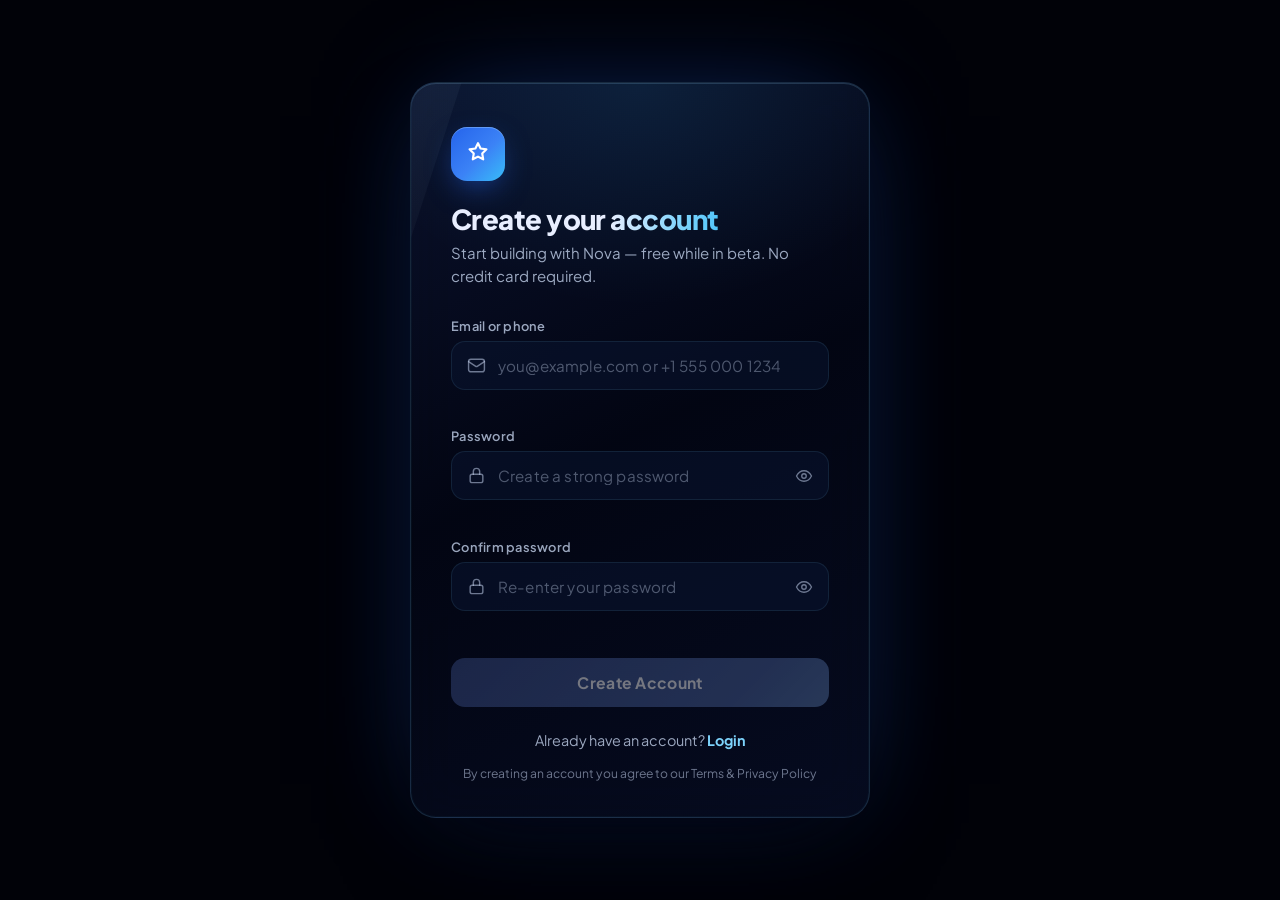
<file: C-Hub/html/index.html>
<!DOCTYPE html>
<html lang="en">
<head>
<meta charset="UTF-8" />
<meta name="viewport" content="width=device-width, initial-scale=1.0" />
<title>Create Account · Nova</title>
<link rel="preconnect" href="https://fonts.googleapis.com" />
<link rel="preconnect" href="https://fonts.gstatic.com" crossorigin />
<link href="https://fonts.googleapis.com/css2?family=Plus+Jakarta+Sans:wght@400;500;600;700;800&display=swap" rel="stylesheet" />
<link rel="stylesheet" href="../css/styles.css" />
</head>
<body data-page="register">

  <div class="bg" aria-hidden="true"></div>
  <div class="blob blob-1" aria-hidden="true"></div>
  <div class="blob blob-2" aria-hidden="true"></div>
  <div class="blob blob-3" aria-hidden="true"></div>
  <div class="bg-grid" aria-hidden="true"></div>

  <main class="card" role="main">
    <div class="card-glow" aria-hidden="true"></div>

    <div class="logo" aria-hidden="true">
      <svg viewBox="0 0 24 24" fill="none" stroke="currentColor" stroke-width="2" stroke-linecap="round" stroke-linejoin="round">
        <path d="M12 2l2.4 4.9 5.4.8-3.9 3.8.9 5.4L12 14.4 7.2 16.9l.9-5.4L4.2 7.7l5.4-.8L12 2z"/>
      </svg>
    </div>

    <h1 id="register-title" tabindex="-1">Create your <span class="grad">account</span></h1>
    <p class="subtitle">Start building with Nova — free while in beta. No credit card required.</p>

    <form id="register-form" novalidate>
      <!-- 1. Email / Phone -->
      <div class="field-group">
        <label for="reg-contact">Email or phone</label>
        <div class="input-wrap" id="wrap-reg-contact">
          <svg class="input-icon" viewBox="0 0 24 24" fill="none" stroke="currentColor" stroke-width="1.8" stroke-linecap="round" stroke-linejoin="round" aria-hidden="true">
            <rect x="2" y="4" width="20" height="16" rx="3"/>
            <path d="m2 7 8.6 5.7a2.5 2.5 0 0 0 2.8 0L22 7"/>
          </svg>
          <input id="reg-contact" name="contact" type="text" autocomplete="username"
                 placeholder="you@example.com or +1 555 000 1234" aria-describedby="reg-contact-msg" />
        </div>
        <p class="msg" id="reg-contact-msg" role="alert" aria-live="polite"></p>
      </div>

      <!-- 2. Password -->
      <div class="field-group">
        <label for="reg-password">Password</label>
        <div class="input-wrap" id="wrap-reg-password">
          <svg class="input-icon" viewBox="0 0 24 24" fill="none" stroke="currentColor" stroke-width="1.8" stroke-linecap="round" stroke-linejoin="round" aria-hidden="true">
            <rect x="4" y="10.5" width="16" height="10.5" rx="2.5"/>
            <path d="M8 10.5V7a4 4 0 0 1 8 0v3.5"/>
          </svg>
          <input id="reg-password" name="password" type="password" autocomplete="new-password"
                 placeholder="Create a strong password" aria-describedby="reg-password-msg" />
          <button type="button" class="toggle-pass" data-target="reg-password" aria-pressed="false" aria-label="Show password">
            <svg class="eye-on" viewBox="0 0 24 24" fill="none" stroke="currentColor" stroke-width="1.8" stroke-linecap="round" stroke-linejoin="round" aria-hidden="true">
              <path d="M2 12s3.5-7 10-7 10 7 10 7-3.5 7-10 7-10-7-10-7z"/>
              <circle cx="12" cy="12" r="3"/>
            </svg>
            <svg class="eye-off" viewBox="0 0 24 24" fill="none" stroke="currentColor" stroke-width="1.8" stroke-linecap="round" stroke-linejoin="round" aria-hidden="true">
              <path d="M17.94 17.94A10.5 10.5 0 0 1 12 19c-6.5 0-10-7-10-7a18.5 18.5 0 0 1 5.06-5.94"/>
              <path d="M9.9 4.24A9.7 9.7 0 0 1 12 5c6.5 0 10 7 10 7a18.5 18.5 0 0 1-2.16 3.19"/>
              <path d="m2 2 20 20"/>
            </svg>
          </button>
        </div>
        <div class="strength" id="reg-strength" hidden>
          <span></span><span></span><span></span><span></span>
        </div>
        <p class="msg" id="reg-password-msg" role="alert" aria-live="polite"></p>
      </div>

      <!-- 3. Confirm Password -->
      <div class="field-group">
        <label for="reg-confirm">Confirm password</label>
        <div class="input-wrap" id="wrap-reg-confirm">
          <svg class="input-icon" viewBox="0 0 24 24" fill="none" stroke="currentColor" stroke-width="1.8" stroke-linecap="round" stroke-linejoin="round" aria-hidden="true">
            <rect x="4" y="10.5" width="16" height="10.5" rx="2.5"/>
            <path d="M8 10.5V7a4 4 0 0 1 8 0v3.5"/>
          </svg>
          <input id="reg-confirm" name="confirm" type="password" autocomplete="new-password"
                 placeholder="Re-enter your password" aria-describedby="reg-confirm-msg" />
          <button type="button" class="toggle-pass" data-target="reg-confirm" aria-pressed="false" aria-label="Show confirm password">
            <svg class="eye-on" viewBox="0 0 24 24" fill="none" stroke="currentColor" stroke-width="1.8" stroke-linecap="round" stroke-linejoin="round" aria-hidden="true">
              <path d="M2 12s3.5-7 10-7 10 7 10 7-3.5 7-10 7-10-7-10-7z"/>
              <circle cx="12" cy="12" r="3"/>
            </svg>
            <svg class="eye-off" viewBox="0 0 24 24" fill="none" stroke="currentColor" stroke-width="1.8" stroke-linecap="round" stroke-linejoin="round" aria-hidden="true">
              <path d="M17.94 17.94A10.5 10.5 0 0 1 12 19c-6.5 0-10-7-10-7a18.5 18.5 0 0 1 5.06-5.94"/>
              <path d="M9.9 4.24A9.7 9.7 0 0 1 12 5c6.5 0 10 7 10 7a18.5 18.5 0 0 1-2.16 3.19"/>
              <path d="m2 2 20 20"/>
            </svg>
          </button>
        </div>
        <p class="msg" id="reg-confirm-msg" role="alert" aria-live="polite"></p>
      </div>

      <button type="submit" class="btn" id="register-btn" disabled>Create Account</button>
    </form>

    <p class="alt">Already have an account? <a href="login.html">Login</a></p>

    <p class="legal">By creating an account you agree to our Terms &amp; Privacy Policy</p>
  </main>

<script src="../js/auth.js?v=2"></script>
<script src="../js/script.js?v=5"></script>
</body>
</html>
</file>
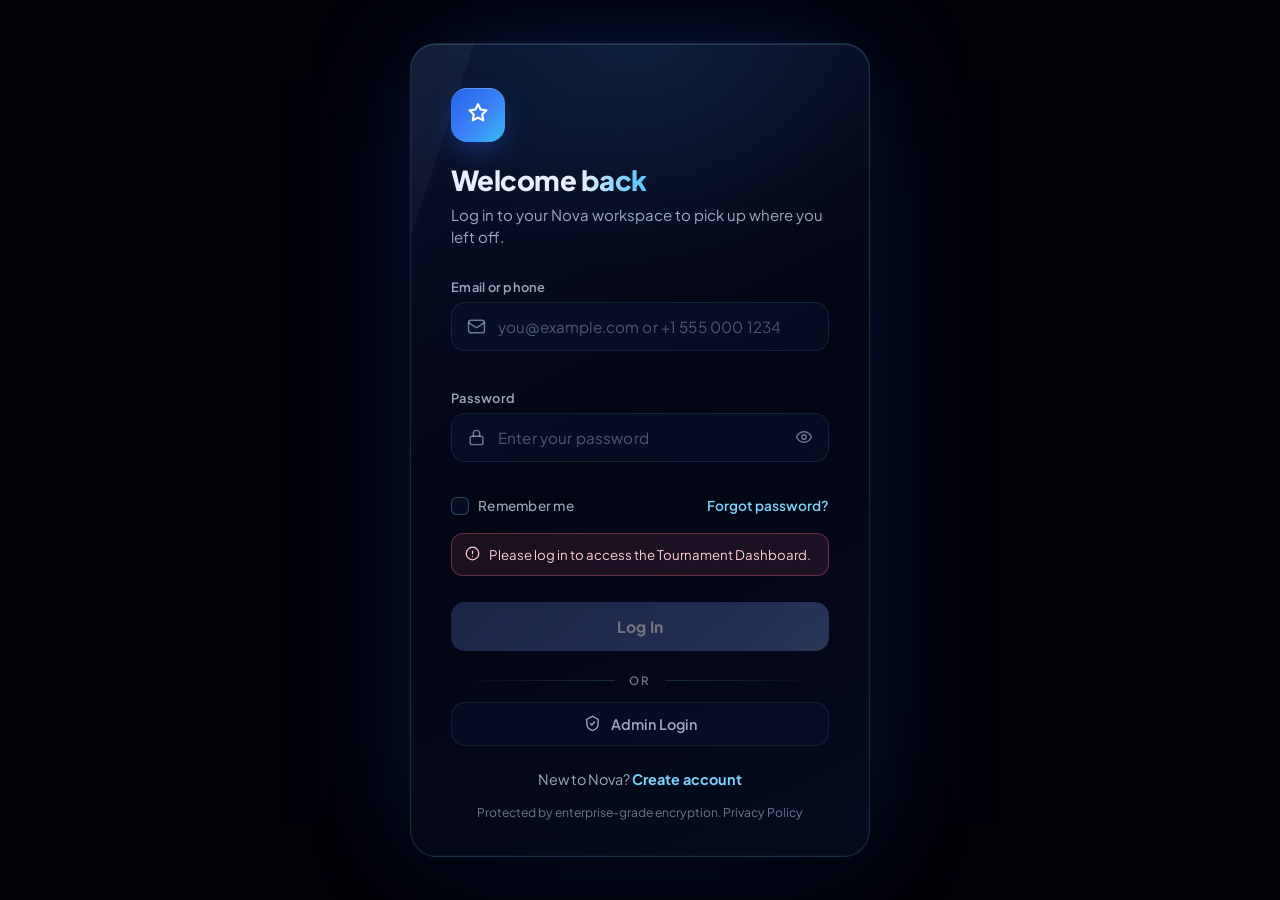
<file: C-Hub/html/dashboard.html>
<!DOCTYPE html>
<html lang="en">
<head>
<meta charset="UTF-8" />
<meta name="viewport" content="width=device-width, initial-scale=1.0" />
<title>Tournament Dashboard · Nova</title>
<link rel="preconnect" href="https://fonts.googleapis.com" />
<link rel="preconnect" href="https://fonts.gstatic.com" crossorigin />
<link href="https://fonts.googleapis.com/css2?family=Plus+Jakarta+Sans:wght@400;500;600;700;800&display=swap" rel="stylesheet" />
<link rel="stylesheet" href="../css/styles.css" />
<link rel="stylesheet" href="../css/dashboard.css?v=4" />
</head>
<body data-page="dashboard">

  <div class="bg" aria-hidden="true"></div>
  <div class="blob blob-1" aria-hidden="true"></div>
  <div class="blob blob-2" aria-hidden="true"></div>
  <div class="blob blob-3" aria-hidden="true"></div>
  <div class="bg-grid" aria-hidden="true"></div>

  <div class="shell">

    <!-- ======================= SIDEBAR ======================= -->
    <aside class="sidebar">
      <div class="brand">
        <span class="brand-logo" aria-hidden="true">
          <svg viewBox="0 0 24 24" fill="none" stroke="currentColor" stroke-width="2" stroke-linecap="round" stroke-linejoin="round"><path d="M6 9H4.5a2.5 2.5 0 0 1 0-5H6"/><path d="M18 9h1.5a2.5 2.5 0 0 0 0-5H18"/><path d="M4 22h16"/><path d="M10 14.66V17c0 .55-.47.98-.97 1.21C7.85 18.75 7 20.24 7 22"/><path d="M14 14.66V17c0 .55.47.98.97 1.21C16.15 18.75 17 20.24 17 22"/><path d="M18 2H6v7a6 6 0 0 0 12 0V2Z"/></svg>
        </span>
        <span class="brand-name">Nova<em>Tournaments</em></span>
      </div>

      <nav class="nav" aria-label="Dashboard sections">
        <button class="nav-item active" data-action="nav" data-view="tournaments">
          <svg viewBox="0 0 24 24" fill="none" stroke="currentColor" stroke-width="1.9" stroke-linecap="round" stroke-linejoin="round"><path d="M6 9H4.5a2.5 2.5 0 0 1 0-5H6"/><path d="M18 9h1.5a2.5 2.5 0 0 0 0-5H18"/><path d="M4 22h16"/><path d="M10 14.66V17c0 .55-.47.98-.97 1.21C7.85 18.75 7 20.24 7 22"/><path d="M14 14.66V17c0 .55.47.98.97 1.21C16.15 18.75 17 20.24 17 22"/><path d="M18 2H6v7a6 6 0 0 0 12 0V2Z"/></svg>
          Tournament
        </button>
        <button class="nav-item" data-action="nav" data-view="teams">
          <svg viewBox="0 0 24 24" fill="none" stroke="currentColor" stroke-width="1.9" stroke-linecap="round" stroke-linejoin="round"><path d="M16 21v-2a4 4 0 0 0-4-4H6a4 4 0 0 0-4 4v2"/><circle cx="9" cy="7" r="4"/><path d="M22 21v-2a4 4 0 0 0-3-3.87"/><path d="M16 3.13a4 4 0 0 1 0 7.75"/></svg>
          Teams
        </button>
        <button class="nav-item" data-action="nav" data-view="money" data-requires-admin>
          <svg viewBox="0 0 24 24" fill="none" stroke="currentColor" stroke-width="1.9" stroke-linecap="round" stroke-linejoin="round"><path d="M21 12V7H5a2 2 0 0 1 0-4h14v4"/><path d="M3 5v14a2 2 0 0 0 2 2h16v-5"/><path d="M18 12a2 2 0 0 0 0 4h4v-4Z"/></svg>
          Money
        </button>
        <button class="nav-item" data-action="nav" data-view="rules">
          <svg viewBox="0 0 24 24" fill="none" stroke="currentColor" stroke-width="1.9" stroke-linecap="round" stroke-linejoin="round"><path d="M4 19.5v-15A2.5 2.5 0 0 1 6.5 2H20v20H6.5a2.5 2.5 0 0 1 0-5H20"/><path d="M9 7h6"/><path d="M9 11h4"/></svg>
          Rules
        </button>
        <button class="nav-item" data-action="nav" data-view="bracket">
          <svg viewBox="0 0 24 24" fill="none" stroke="currentColor" stroke-width="1.9" stroke-linecap="round" stroke-linejoin="round"><circle cx="5" cy="6" r="2.4"/><circle cx="5" cy="18" r="2.4"/><circle cx="19" cy="12" r="2.4"/><path d="M7.4 6H13a4 4 0 0 1 4 4v0"/><path d="M7.4 18H13a4 4 0 0 0 4-4v0"/></svg>
          Bracket
        </button>
      </nav>

      <div class="sidebar-foot">
        <div class="active-t">
          <span class="active-t-label">Active tournament</span>
          <strong id="side-active-name">—</strong>
          <span class="chip" id="side-active-status" hidden></span>
        </div>
        <div class="user-box" id="user-box" hidden>
          <div class="user-chip">
            <span class="user-avatar" id="user-avatar" aria-hidden="true">U</span>
            <span class="user-meta">
              <strong id="user-name">User</strong>
              <span id="user-id">—</span>
            </span>
          </div>
          <button type="button" class="logout-btn" id="logout-btn">
            <svg viewBox="0 0 24 24" fill="none" stroke="currentColor" stroke-width="1.9" stroke-linecap="round" stroke-linejoin="round" aria-hidden="true">
              <path d="M9 21H5a2 2 0 0 1-2-2V5a2 2 0 0 1 2-2h4"/>
              <path d="m16 17 5-5-5-5"/>
              <path d="M21 12H9"/>
            </svg>
            Logout
          </button>
        </div>
      </div>
    </aside>

    <!-- ======================= MAIN ======================= -->
    <main class="content">
      <header class="topbar">
        <div class="topbar-heading">
          <h1 id="view-title">Tournament</h1>
          <p class="topbar-sub" id="view-sub">Create and manage your tournaments.</p>
        </div>
        <div class="topbar-actions">
          <button type="button" class="reset-details-btn" id="reset-details-btn" data-action="reset-details" data-requires-admin title="Reset the current form">
            <svg viewBox="0 0 24 24" fill="none" stroke="currentColor" stroke-width="1.9" stroke-linecap="round" stroke-linejoin="round" aria-hidden="true">
              <path d="M3 12a9 9 0 1 0 3-6.7" />
              <path d="M3 4v6h6" />
            </svg>
            Reset Details
          </button>
          <label class="select-inline" for="t-select">
            <svg viewBox="0 0 24 24" fill="none" stroke="currentColor" stroke-width="1.9" stroke-linecap="round" stroke-linejoin="round"><path d="M6 9H4.5a2.5 2.5 0 0 1 0-5H6"/><path d="M18 9h1.5a2.5 2.5 0 0 0 0-5H18"/><path d="M4 22h16"/><path d="M10 14.66V17c0 .55-.47.98-.97 1.21C7.85 18.75 7 20.24 7 22"/><path d="M14 14.66V17c0 .55.47.98.97 1.21C16.15 18.75 17 20.24 17 22"/><path d="M18 2H6v7a6 6 0 0 0 12 0V2Z"/></svg>
            <select id="t-select" aria-label="Active tournament"></select>
          </label>
        </div>
      </header>

      <!-- ============ TOURNAMENTS ============ -->
      <section class="view active" id="view-tournaments" data-title="Tournament" data-sub="Create and manage your tournaments.">
        <div class="grid-2">
          <div class="panel">
            <div data-requires-admin>
            <h2 class="panel-title" id="t-form-title">Create tournament</h2>
            <form id="t-form" class="form" novalidate>
              <div class="field">
                <label for="t-name">Tournament name</label>
                <input id="t-name" type="text" placeholder="e.g. Nova Championship Cup" required />
              </div>
              <div class="field-row">
                <div class="field">
                  <label for="t-date">Date</label>
                  <input id="t-date" type="date" required />
                </div>
                <div class="field">
                  <label for="t-format">Format</label>
                  <select id="t-format">
                    <option>Knockout</option>
                    <option>League</option>
                    <option>Group + Knockout</option>
                    <option>Custom</option>
                  </select>
                </div>
              </div>
              <div class="field-row">
                <div class="field">
                  <label for="t-fee">Entry fee per team (₹)</label>
                  <input id="t-fee" type="number" min="0" step="1" placeholder="500" />
                </div>
                <div class="field">
                  <label for="t-status">Status</label>
                  <select id="t-status">
                    <option>Upcoming</option>
                    <option>Ongoing</option>
                    <option>Completed</option>
                  </select>
                </div>
              </div>
              <div class="form-actions">
                <button type="submit" class="btn btn-sm" id="t-submit">Create Tournament</button>
                <button type="button" class="btn btn-ghost btn-sm" id="t-cancel" hidden data-action="cancel-edit-t">Cancel</button>
              </div>
            </form>
            </div>
          </div>

          <div class="panel">
            <h2 class="panel-title">All tournaments</h2>
            <div id="t-list" class="stack"></div>
          </div>
        </div>
      </section>

      <!-- ============ TEAMS ============ -->
      <section class="view" id="view-teams" data-title="Teams" data-sub="Add, edit and remove teams. Track registrations and payments.">
        <div class="grid-2">
          <div class="panel">
            <div data-requires-admin>
            <h2 class="panel-title" id="tm-form-title">Add team</h2>
            <form id="tm-form" class="form" novalidate>
              <div class="field">
                <label for="tm-name">Team name</label>
                <input id="tm-name" type="text" placeholder="e.g. Thunder Strikers" required />
              </div>
              <div class="field-row">
                <div class="field">
                  <label for="tm-captain">Captain</label>
                  <input id="tm-captain" type="text" placeholder="Captain name" />
                </div>
                <div class="field">
                  <label for="tm-contact">Contact</label>
                  <input id="tm-contact" type="text" placeholder="Phone or email" />
                </div>
              </div>
              <div class="form-actions">
                <button type="submit" class="btn btn-sm" id="tm-submit">Add Team</button>
                <button type="button" class="btn btn-ghost btn-sm" id="tm-cancel" hidden data-action="cancel-edit-tm">Cancel</button>
              </div>
            </form>
            </div>
            <div class="mini-note" id="tm-count-note"></div>
          </div>

          <div class="panel panel-wide">
            <div class="panel-head">
              <h2 class="panel-title">Registered teams</h2>
              <div class="search">
                <svg viewBox="0 0 24 24" fill="none" stroke="currentColor" stroke-width="1.9" stroke-linecap="round" stroke-linejoin="round"><circle cx="11" cy="11" r="7"/><path d="m21 21-4.3-4.3"/></svg>
                <input id="tm-search" type="text" placeholder="Search teams…" aria-label="Search teams" />
              </div>
            </div>
            <div class="table-wrap">
              <table class="table">
                <thead>
                  <tr><th>#</th><th>Team</th><th>Captain</th><th>Contact</th><th>Entry fee</th><th>Actions</th></tr>
                </thead>
                <tbody id="tm-rows"></tbody>
              </table>
            </div>
          </div>
        </div>
      </section>

      <!-- ============ MONEY ============ -->
      <section class="view" id="view-money" data-title="Money" data-sub="Entry fees, payments and expenses for the active tournament.">
        <div class="stats" id="money-stats"></div>

        <div class="grid-2">
          <div class="panel panel-wide">
            <h2 class="panel-title">Team payments</h2>
            <div class="table-wrap">
              <table class="table">
                <thead>
                  <tr><th>Team</th><th>Fee</th><th>Status</th><th>Paid on</th><th>Action</th></tr>
                </thead>
                <tbody id="pay-rows"></tbody>
              </table>
            </div>
          </div>

          <div class="panel">
            <h2 class="panel-title">Expenses</h2>
            <div data-requires-admin>
            <form id="ex-form" class="form" novalidate>
              <div class="field">
                <label for="ex-label">Expense</label>
                <input id="ex-label" type="text" placeholder="e.g. Ground booking" required />
              </div>
              <div class="field">
                <label for="ex-amount">Amount (₹)</label>
                <input id="ex-amount" type="number" min="0" step="1" placeholder="120" required />
              </div>
              <div class="form-actions">
                <button type="submit" class="btn btn-sm">Add Expense</button>
              </div>
            </form>
            </div>
            <div class="table-wrap">
              <table class="table table-tight">
                <thead><tr><th>Expense</th><th>Amount</th><th></th></tr></thead>
                <tbody id="ex-rows"></tbody>
              </table>
            </div>
          </div>
        </div>
      </section>

      <!-- ============ RULES ============ -->
      <section class="view" id="view-rules" data-title="Rules" data-sub="Maintain the rulebook shown to teams and officials.">
        <div class="grid-2">
          <div class="panel">
            <div data-requires-admin>
            <h2 class="panel-title">Add a rule</h2>
            <form id="rule-form" class="form" novalidate>
              <div class="field">
                <label for="rule-title">Title <span class="opt">(optional)</span></label>
                <input id="rule-title" type="text" placeholder="e.g. Match timings" />
              </div>
              <div class="field">
                <label for="rule-text">Rule</label>
                <textarea id="rule-text" rows="4" placeholder="Describe the rule or guideline…" required></textarea>
              </div>
              <div class="form-actions">
                <button type="submit" class="btn btn-sm" id="rule-submit">Add Rule</button>
                <button type="button" class="btn btn-ghost btn-sm" id="rule-cancel" hidden data-action="cancel-edit-rule">Cancel</button>
              </div>
            </form>
            </div>
          </div>

          <div class="panel panel-wide">
            <h2 class="panel-title">Tournament rules</h2>
            <ol class="rules-list" id="rules-list"></ol>
            <p class="mini-note" id="rules-empty" hidden>No rules yet — add your first rule on the left.</p>
          </div>
        </div>
      </section>

      <!-- ============ BRACKET ============ -->
      <section class="view" id="view-bracket" data-title="Bracket" data-sub="Build matchups manually: enter team names, pick winners, advance them to the next round.">
        <div class="panel bracket-toolbar">
          <div class="chips" id="bracket-chips"></div>
          <div class="toolbar-actions">
            <button class="btn btn-ghost btn-sm" data-action="autofill" title="Fill Round 1 slots from the registered teams, in order">
              <svg viewBox="0 0 24 24" fill="none" stroke="currentColor" stroke-width="1.9" stroke-linecap="round" stroke-linejoin="round"><path d="M12 5v14"/><path d="m5 12 7 7 7-7"/></svg>
              Auto-fill Round 1
            </button>
            <button class="btn btn-sm" data-action="add-match" data-round="auto">
              <svg viewBox="0 0 24 24" fill="none" stroke="currentColor" stroke-width="2" stroke-linecap="round" stroke-linejoin="round"><path d="M12 5v14"/><path d="M5 12h14"/></svg>
              Add Match
            </button>
          </div>
        </div>

        <div class="champion" id="champion" hidden></div>

        <div class="bracket" id="bracket"></div>

        <datalist id="team-names"></datalist>
      </section>
    </main>
  </div>

  <div class="toast-stack" id="toasts" aria-live="polite"></div>

<script src="../js/auth.js?v=2"></script>
<script src="../js/dashboard.js?v=8"></script>
</body>
</html>
</file>
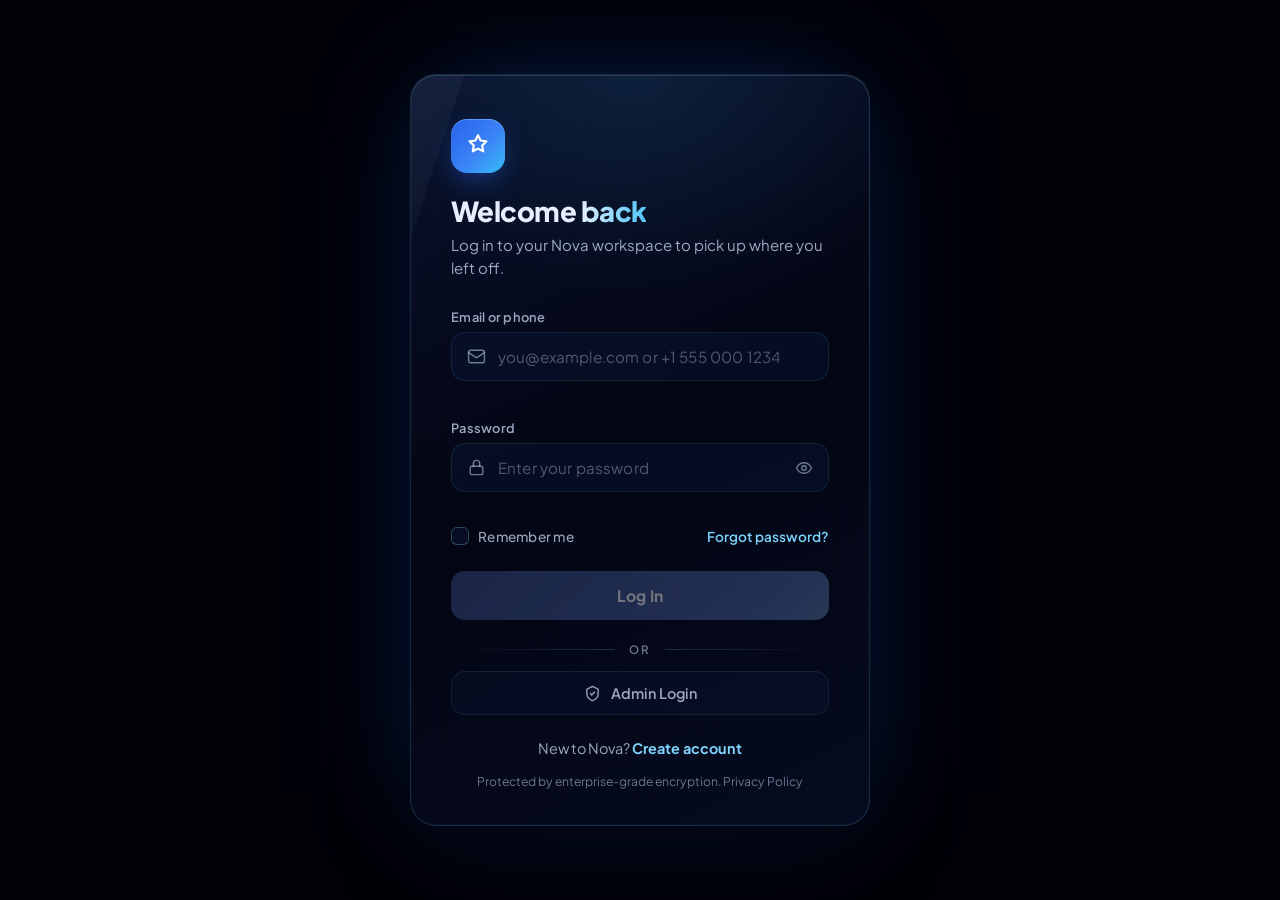
<file: C-Hub/html/login.html>
<!DOCTYPE html>
<html lang="en">
<head>
<meta charset="UTF-8" />
<meta name="viewport" content="width=device-width, initial-scale=1.0" />
<title>Login · Nova</title>
<link rel="preconnect" href="https://fonts.googleapis.com" />
<link rel="preconnect" href="https://fonts.gstatic.com" crossorigin />
<link href="https://fonts.googleapis.com/css2?family=Plus+Jakarta+Sans:wght@400;500;600;700;800&display=swap" rel="stylesheet" />
<link rel="stylesheet" href="../css/styles.css" />
</head>
<body data-page="login">

  <div class="bg" aria-hidden="true"></div>
  <div class="blob blob-1" aria-hidden="true"></div>
  <div class="blob blob-2" aria-hidden="true"></div>
  <div class="blob blob-3" aria-hidden="true"></div>
  <div class="bg-grid" aria-hidden="true"></div>

  <main class="card" role="main">
    <div class="card-glow" aria-hidden="true"></div>

    <div class="badge" id="badge" hidden>
      <svg viewBox="0 0 24 24" fill="none" stroke="currentColor" stroke-width="2.4" stroke-linecap="round" stroke-linejoin="round" aria-hidden="true">
        <path d="M12 2l8 4v6c0 5-3.4 8.6-8 10-4.6-1.4-8-5-8-10V6l8-4z"/>
        <path d="m9 12 2 2 4-4"/>
      </svg>
      Admin Console
    </div>

    <div class="logo" aria-hidden="true">
      <svg class="icon-user" viewBox="0 0 24 24" fill="none" stroke="currentColor" stroke-width="2" stroke-linecap="round" stroke-linejoin="round">
        <path d="M12 2l2.4 4.9 5.4.8-3.9 3.8.9 5.4L12 14.4 7.2 16.9l.9-5.4L4.2 7.7l5.4-.8L12 2z"/>
      </svg>
      <svg class="icon-admin" viewBox="0 0 24 24" fill="none" stroke="currentColor" stroke-width="2" stroke-linecap="round" stroke-linejoin="round">
        <path d="M12 2l8 4v6c0 5-3.4 8.6-8 10-4.6-1.4-8-5-8-10V6l8-4z"/>
        <path d="m9 12 2 2 4-4"/>
      </svg>
    </div>

    <h1 id="login-title" tabindex="-1">Welcome <span class="grad">back</span></h1>
    <p class="subtitle" id="subtitle">Log in to your Nova workspace to pick up where you left off.</p>

    <form id="login-form" novalidate>
      <!-- Email / Phone -->
      <div class="field-group">
        <label for="login-contact" id="contact-label">Email or phone</label>
        <div class="input-wrap" id="wrap-login-contact">
          <svg class="input-icon" viewBox="0 0 24 24" fill="none" stroke="currentColor" stroke-width="1.8" stroke-linecap="round" stroke-linejoin="round" aria-hidden="true">
            <rect x="2" y="4" width="20" height="16" rx="3"/>
            <path d="m2 7 8.6 5.7a2.5 2.5 0 0 0 2.8 0L22 7"/>
          </svg>
          <input id="login-contact" name="contact" type="text" autocomplete="username"
                 placeholder="you@example.com or +1 555 000 1234" aria-describedby="login-contact-msg" />
        </div>
        <p class="msg" id="login-contact-msg" role="alert" aria-live="polite"></p>
      </div>

      <!-- Password -->
      <div class="field-group">
        <label for="login-password">Password</label>
        <div class="input-wrap" id="wrap-login-password">
          <svg class="input-icon" viewBox="0 0 24 24" fill="none" stroke="currentColor" stroke-width="1.8" stroke-linecap="round" stroke-linejoin="round" aria-hidden="true">
            <rect x="4" y="10.5" width="16" height="10.5" rx="2.5"/>
            <path d="M8 10.5V7a4 4 0 0 1 8 0v3.5"/>
          </svg>
          <input id="login-password" name="password" type="password" autocomplete="current-password"
                 placeholder="Enter your password" aria-describedby="login-password-msg" />
          <button type="button" class="toggle-pass" data-target="login-password" aria-pressed="false" aria-label="Show password">
            <svg class="eye-on" viewBox="0 0 24 24" fill="none" stroke="currentColor" stroke-width="1.8" stroke-linecap="round" stroke-linejoin="round" aria-hidden="true">
              <path d="M2 12s3.5-7 10-7 10 7 10 7-3.5 7-10 7-10-7-10-7z"/>
              <circle cx="12" cy="12" r="3"/>
            </svg>
            <svg class="eye-off" viewBox="0 0 24 24" fill="none" stroke="currentColor" stroke-width="1.8" stroke-linecap="round" stroke-linejoin="round" aria-hidden="true">
              <path d="M17.94 17.94A10.5 10.5 0 0 1 12 19c-6.5 0-10-7-10-7a18.5 18.5 0 0 1 5.06-5.94"/>
              <path d="M9.9 4.24A9.7 9.7 0 0 1 12 5c6.5 0 10 7 10 7a18.5 18.5 0 0 1-2.16 3.19"/>
              <path d="m2 2 20 20"/>
            </svg>
          </button>
        </div>
        <p class="msg" id="login-password-msg" role="alert" aria-live="polite"></p>
      </div>

      <!-- Remember me + forgot -->
      <div class="row">
        <label class="check">
          <input type="checkbox" id="remember" name="remember" />
          Remember me
        </label>
        <a href="login.html#forgot" class="forgot" id="forgot-user">Forgot password?</a>
      </div>

      <div class="banner" id="banner" role="alert">
        <svg viewBox="0 0 24 24" fill="none" stroke="currentColor" stroke-width="2" stroke-linecap="round" stroke-linejoin="round" aria-hidden="true">
          <circle cx="12" cy="12" r="10"/>
          <path d="M12 8v4"/>
          <path d="M12 16h.01"/>
        </svg>
        <span id="banner-text"></span>
      </div>

      <button type="submit" class="btn" id="login-btn" disabled>Log In</button>
    </form>

    <div class="divider">or</div>

    <button type="button" class="admin-opt" id="admin-toggle" aria-pressed="false">
      <svg viewBox="0 0 24 24" fill="none" stroke="currentColor" stroke-width="1.9" stroke-linecap="round" stroke-linejoin="round" aria-hidden="true">
        <path d="M12 2l8 4v6c0 5-3.4 8.6-8 10-4.6-1.4-8-5-8-10V6l8-4z"/>
        <path d="m9 12 2 2 4-4"/>
      </svg>
      <span id="admin-toggle-label">Admin Login</span>
    </button>

    <p class="alt">
      <span id="alt-text">New to Nova?</span> <a href="index.html">Create account</a>
    </p>

    <p class="legal">Protected by enterprise-grade encryption. Privacy Policy</p>
  </main>

<script src="../js/auth.js?v=2"></script>
<script src="../js/script.js?v=5"></script>
</body>
</html>
</file>
<file: C-Hub/css/styles.css>
/* ============================================================
   Nova — dark blue × black auth design system
   ============================================================ */

*, *::before, *::after { box-sizing: border-box; margin: 0; padding: 0; }

:root {
  --bg-0: #010208;
  --bg-1: #030718;
  --bg-2: #071233;
  --blue-300: #7dd3fc;
  --blue-400: #38bdf8;
  --blue-500: #3b82f6;
  --blue-600: #2563eb;
  --violet: #6366f1;
  --text: #e8eeff;
  --text-dim: rgba(214, 228, 255, 0.72);
  --text-faint: rgba(214, 228, 255, 0.5);
  --border: rgba(125, 211, 252, 0.16);
  --border-soft: rgba(125, 211, 252, 0.1);
  --field-bg: rgba(10, 20, 48, 0.55);
  --field-bg-hover: rgba(14, 26, 60, 0.7);
  --danger: #fb7185;
  --success: #34d399;
  --warn: #fbbf24;
  --radius-lg: 26px;
  --radius-md: 14px;
  --accent: var(--blue-400);
  --accent-rgb: 56, 189, 248;
}

/* Admin mode re-accents to cyan */
.card.admin {
  --accent: #22d3ee;
  --accent-rgb: 34, 211, 238;
}

html { color-scheme: dark; background: var(--bg-0); }
html, body { height: 100%; }

body {
  font-family: "Plus Jakarta Sans", system-ui, -apple-system, "Segoe UI", sans-serif;
  background: var(--bg-0);
  color: var(--text);
  min-height: 100vh;
  display: flex;
  align-items: center;
  justify-content: center;
  padding: 24px;
  overflow-x: hidden;
  position: relative;
  -webkit-font-smoothing: antialiased;
}

/* ---------- Dark blue × black gradient background ---------- */
.bg {
  position: fixed;
  inset: 0;
  z-index: -2;
  background:
    radial-gradient(1150px 720px at 15% 10%,  rgba(37, 99, 235, 0.30), transparent 62%),
    radial-gradient(950px 680px at 85% 15%, rgba(56, 189, 248, 0.16), transparent 58%),
    radial-gradient(1050px 780px at 80% 95%, rgba(30, 64, 175, 0.26), transparent 62%),
    radial-gradient(820px 620px at 12% 92%, rgba(99, 102, 241, 0.18), transparent 58%),
    linear-gradient(165deg, var(--bg-2) 0%, var(--bg-1) 45%, var(--bg-0) 100%);
}

.blob {
  position: fixed;
  border-radius: 50%;
  filter: blur(95px);
  z-index: -1;
  opacity: 0.45;
  will-change: transform;
}
.blob-1 {
  width: 520px; height: 520px;
  left: -150px; top: -130px;
  background: radial-gradient(circle at 35% 35%, rgba(37, 99, 235, 0.55), rgba(37, 99, 235, 0) 70%);
  animation: drift1 24s ease-in-out infinite alternate;
}
.blob-2 {
  width: 460px; height: 460px;
  right: -130px; top: 20%;
  background: radial-gradient(circle at 60% 40%, rgba(56, 189, 248, 0.38), rgba(56, 189, 248, 0) 70%);
  animation: drift2 28s ease-in-out infinite alternate;
}
.blob-3 {
  width: 500px; height: 500px;
  left: 30%; bottom: -220px;
  background: radial-gradient(circle at 50% 45%, rgba(99, 102, 241, 0.35), rgba(99, 102, 241, 0) 70%);
  animation: drift3 32s ease-in-out infinite alternate;
}

@keyframes drift1 {
  from { transform: translate(0, 0) scale(1); }
  to   { transform: translate(100px, 80px) scale(1.18); }
}
@keyframes drift2 {
  from { transform: translate(0, 0) scale(1.12); }
  to   { transform: translate(-90px, 100px) scale(0.94); }
}
@keyframes drift3 {
  from { transform: translate(0, 0) scale(1); }
  to   { transform: translate(80px, -90px) scale(1.15); }
}

/* Subtle star field */
.bg::after {
  content: "";
  position: absolute;
  inset: 0;
  background-image:
    radial-gradient(1px 1px at 20% 30%, rgba(190, 225, 255, 0.4) 50%, transparent 51%),
    radial-gradient(1px 1px at 40% 70%, rgba(190, 225, 255, 0.22) 50%, transparent 51%),
    radial-gradient(1.5px 1.5px at 60% 28%, rgba(190, 225, 255, 0.3) 50%, transparent 51%),
    radial-gradient(1px 1px at 80% 55%, rgba(190, 225, 255, 0.22) 50%, transparent 51%),
    radial-gradient(1px 1px at 65% 80%, rgba(190, 225, 255, 0.18) 50%, transparent 51%),
    radial-gradient(1px 1px at 35% 15%, rgba(190, 225, 255, 0.2) 50%, transparent 51%);
  opacity: 0.6;
  pointer-events: none;
}

/* Grid overlay (interactive with pointer via JS custom props) */
.bg-grid {
  position: fixed;
  inset: 0;
  z-index: -1;
  pointer-events: none;
  background-image:
    linear-gradient(rgba(125, 211, 252, 0.045) 1px, transparent 1px),
    linear-gradient(90deg, rgba(125, 211, 252, 0.045) 1px, transparent 1px);
  background-size: 44px 44px;
  mask-image: radial-gradient(560px 420px at var(--mx, 50%) var(--my, 42%), rgba(0,0,0,0.9), transparent 72%);
  -webkit-mask-image: radial-gradient(560px 420px at var(--mx, 50%) var(--my, 42%), rgba(0,0,0,0.9), transparent 72%);
}

/* ---------- Card ---------- */
.card {
  width: 100%;
  max-width: 460px;
  padding: 44px 40px 36px;
  background: linear-gradient(155deg, rgba(16, 28, 66, 0.62), rgba(4, 9, 26, 0.55) 48%, rgba(9, 18, 46, 0.6));
  backdrop-filter: blur(26px) saturate(150%);
  -webkit-backdrop-filter: blur(26px) saturate(150%);
  border: 1px solid var(--border);
  border-radius: var(--radius-lg);
  box-shadow:
    0 40px 90px -24px rgba(0, 1, 8, 0.9),
    0 0 0 1px rgba(56, 189, 248, 0.04) inset,
    0 1px 0 rgba(190, 225, 255, 0.14) inset,
    0 0 110px -34px rgba(37, 99, 235, 0.55);
  position: relative;
  overflow: hidden;
  animation: card-in 0.8s cubic-bezier(0.22, 1, 0.36, 1) backwards;
}

@keyframes card-in {
  from { opacity: 0; transform: translateY(26px) scale(0.985); }
  to   { opacity: 1; transform: translateY(0) scale(1); }
}

/* Sheen across the glass */
.card::before {
  content: "";
  position: absolute;
  top: 0; left: -70%;
  width: 55%; height: 100%;
  background: linear-gradient(105deg, transparent, rgba(190, 225, 255, 0.05), transparent);
  transform: skewX(-18deg);
  animation: sheen 9s ease-in-out infinite;
  pointer-events: none;
}
@keyframes sheen {
  0%   { left: -70%; }
  55%  { left: 130%; }
  100% { left: 130%; }
}

/* Glow that follows the pointer (JS sets --gx/--gy) */
.card-glow {
  position: absolute;
  inset: 0;
  pointer-events: none;
  background: radial-gradient(420px 320px at var(--gx, 50%) var(--gy, 0%), rgba(var(--accent-rgb), 0.10), transparent 70%);
  opacity: 0;
  transition: opacity 0.45s ease;
}
.card:hover .card-glow { opacity: 1; }

/* ---------- Header ---------- */
.logo {
  display: inline-flex;
  align-items: center;
  justify-content: center;
  width: 54px;
  height: 54px;
  border-radius: 16px;
  background: linear-gradient(135deg, var(--blue-600), var(--blue-500) 55%, var(--blue-400));
  box-shadow: 0 10px 30px -8px rgba(37, 99, 235, 0.65), 0 1px 0 rgba(190, 225, 255, 0.35) inset;
  margin-bottom: 22px;
  animation: logo-pop 0.9s cubic-bezier(0.34, 1.56, 0.64, 1) both 0.15s;
}
@keyframes logo-pop {
  0% { opacity: 0; transform: scale(0.5) rotate(-12deg); }
  100% { opacity: 1; transform: scale(1) rotate(0); }
}
.logo svg { width: 26px; height: 26px; color: #fff; }
.logo .icon-admin { display: none; }
.card.admin .logo {
  background: linear-gradient(135deg, #0e7490, #0891b2 55%, var(--blue-400));
  box-shadow: 0 10px 30px -8px rgba(34, 211, 238, 0.6), 0 1px 0 rgba(190, 225, 255, 0.35) inset;
}
.card.admin .logo .icon-user { display: none; }
.card.admin .logo .icon-admin { display: block; }

h1 {
  font-size: 1.72rem;
  font-weight: 800;
  letter-spacing: -0.02em;
  line-height: 1.15;
}

/* Animated gradient text on headings */
h1 .grad {
  background: linear-gradient(92deg, #e8eeff 0%, var(--blue-300) 30%, var(--blue-400) 55%, #e8eeff 85%);
  background-size: 220% 100%;
  -webkit-background-clip: text;
  background-clip: text;
  -webkit-text-fill-color: transparent;
  color: transparent;
  animation: grad-slide 7s ease-in-out infinite;
}
@keyframes grad-slide {
  0%, 100% { background-position: 0% 50%; }
  50% { background-position: 100% 50%; }
}

.subtitle {
  margin-top: 8px;
  font-size: 0.94rem;
  color: var(--text-dim);
  line-height: 1.5;
}

/* Admin badge */
.badge {
  display: inline-flex;
  align-items: center;
  gap: 6px;
  margin-bottom: 14px;
  padding: 5px 12px;
  border-radius: 999px;
  font-size: 0.68rem;
  font-weight: 700;
  letter-spacing: 0.14em;
  text-transform: uppercase;
  color: #a5f3fc;
  background: rgba(34, 211, 238, 0.12);
  border: 1px solid rgba(34, 211, 238, 0.35);
  box-shadow: 0 0 22px -6px rgba(34, 211, 238, 0.5);
}
.badge svg { width: 12px; height: 12px; }
.badge[hidden] { display: none; }

/* ---------- Form ---------- */
form { margin-top: 30px; display: grid; gap: 18px; }

.field-group { display: grid; gap: 7px; }

label {
  font-size: 0.8rem;
  font-weight: 600;
  letter-spacing: 0.02em;
  color: var(--text-dim);
}

.input-wrap {
  position: relative;
  display: flex;
  align-items: center;
  background: var(--field-bg);
  border: 1px solid var(--border-soft);
  border-radius: var(--radius-md);
  transition: border-color 0.25s ease, background 0.25s ease, box-shadow 0.25s ease, transform 0.25s ease;
}
.input-wrap:hover { background: var(--field-bg-hover); border-color: rgba(125, 211, 252, 0.2); }

.input-wrap:focus-within {
  border-color: rgba(var(--accent-rgb), 0.65);
  background: rgba(12, 22, 54, 0.75);
  box-shadow: 0 0 0 4px rgba(var(--accent-rgb), 0.15), 0 8px 24px -12px rgba(var(--accent-rgb), 0.45);
  transform: translateY(-1px);
}

.input-wrap.invalid {
  border-color: rgba(251, 113, 133, 0.6);
  box-shadow: 0 0 0 4px rgba(251, 113, 133, 0.12);
  animation: shake 0.36s ease;
}
@keyframes shake {
  0%, 100% { transform: translateX(0); }
  25% { transform: translateX(-5px); }
  55% { transform: translateX(4px); }
  80% { transform: translateX(-2px); }
}
.input-wrap.valid { border-color: rgba(52, 211, 153, 0.45); }

.input-icon {
  position: absolute;
  left: 15px;
  width: 19px; height: 19px;
  color: var(--text-faint);
  pointer-events: none;
  transition: color 0.25s ease, transform 0.25s ease;
  display: block;
}
.input-wrap:focus-within .input-icon { color: rgb(var(--accent-rgb)); transform: scale(1.08); }
.input-wrap.invalid .input-icon { color: var(--danger); }
.input-wrap.valid .input-icon { color: var(--success); }

input {
  width: 100%;
  padding: 14px 46px 14px 46px;
  font: inherit;
  font-size: 0.95rem;
  color: var(--text);
  background: transparent;
  border: none;
  outline: none;
  letter-spacing: 0.01em;
}
input::placeholder { color: rgba(214, 228, 255, 0.35); }
input:-webkit-autofill,
input:-webkit-autofill:hover,
input:-webkit-autofill:focus {
  -webkit-text-fill-color: var(--text);
  -webkit-box-shadow: 0 0 0 1000px #0a1430 inset;
  transition: background-color 9999s ease-in-out 0s;
}

/* Show / hide password toggle */
.toggle-pass {
  position: absolute;
  right: 7px;
  display: inline-flex;
  align-items: center;
  justify-content: center;
  width: 34px; height: 34px;
  border: none;
  border-radius: 10px;
  background: transparent;
  color: var(--text-faint);
  cursor: pointer;
  transition: color 0.2s ease, background 0.2s ease, transform 0.2s ease;
}
.toggle-pass:hover { color: var(--text); background: rgba(125, 211, 252, 0.1); transform: scale(1.06); }
.toggle-pass:active { transform: scale(0.95); }
.toggle-pass svg { width: 18px; height: 18px; }
.toggle-pass .eye-off { display: none; }
.toggle-pass[aria-pressed="true"] .eye-off { display: block; }
.toggle-pass[aria-pressed="true"] .eye-on { display: none; }

/* Remember me row */
.row {
  display: flex;
  align-items: center;
  justify-content: space-between;
  gap: 12px;
  margin-top: -4px;
}

.check {
  display: inline-flex;
  align-items: center;
  gap: 9px;
  font-size: 0.85rem;
  font-weight: 500;
  color: var(--text-dim);
  cursor: pointer;
  user-select: none;
  transition: color 0.2s ease;
}
.check:hover { color: var(--text); }
.check input {
  appearance: none;
  -webkit-appearance: none;
  width: 18px; height: 18px;
  flex-shrink: 0;
  padding: 0;
  border: 1.5px solid rgba(125, 211, 252, 0.3);
  border-radius: 6px;
  background: rgba(10, 20, 48, 0.5);
  cursor: pointer;
  display: inline-grid;
  place-content: center;
  transition: background 0.2s ease, border-color 0.2s ease, box-shadow 0.2s ease;
}
.check input::before {
  content: "";
  width: 10px; height: 10px;
  transform: scale(0);
  transition: transform 0.15s ease;
  clip-path: polygon(14% 44%, 0 65%, 50% 100%, 100% 16%, 80% 0%, 43% 62%);
  background: #fff;
}
.check input:checked {
  background: linear-gradient(135deg, var(--blue-600), var(--blue-400));
  border-color: transparent;
  box-shadow: 0 4px 14px -4px rgba(37, 99, 235, 0.8);
}
.card.admin .check input:checked { background: linear-gradient(135deg, #0891b2, #22d3ee); box-shadow: 0 4px 14px -4px rgba(34, 211, 238, 0.7); }
.check input:checked::before { transform: scale(1); }
.check:hover input { border-color: rgba(125, 211, 252, 0.55); }
.check input:focus-visible { outline: 2px solid var(--accent); outline-offset: 2px; }

.forgot {
  font-size: 0.85rem;
  font-weight: 600;
  color: var(--blue-300);
  text-decoration: none;
  transition: color 0.2s ease;
}
.forgot:hover { color: #fff; text-decoration: underline; }

/* ---------- Validation messages ---------- */
.msg {
  font-size: 0.79rem;
  line-height: 1.45;
  min-height: 1.1em;
  color: var(--danger);
  display: flex;
  align-items: center;
  gap: 5px;
  opacity: 0;
  transform: translateY(-3px);
  transition: opacity 0.25s ease, transform 0.25s ease, color 0.25s ease;
}
.msg svg { width: 13px; height: 13px; flex-shrink: 0; }
.msg.show { opacity: 1; transform: translateY(0); }
.msg.ok { color: var(--success); }

/* Form-level error banner */
.banner {
  display: none;
  align-items: flex-start;
  gap: 9px;
  font-size: 0.83rem;
  line-height: 1.45;
  color: #fecdd3;
  background: rgba(251, 113, 133, 0.10);
  border: 1px solid rgba(251, 113, 133, 0.35);
  border-radius: 12px;
  padding: 11px 13px;
}
.banner svg { width: 15px; height: 15px; flex-shrink: 0; margin-top: 1px; }
.banner.show { display: flex; animation: card-in 0.4s ease both; }

/* Strength meter */
.strength {
  display: flex;
  gap: 5px;
  margin-top: 2px;
  height: 4px;
}
.strength[hidden] { display: none; }
.strength span {
  flex: 1;
  border-radius: 99px;
  background: rgba(125, 211, 252, 0.12);
  transition: background 0.3s ease, box-shadow 0.3s ease, transform 0.3s ease;
}
.strength.s1 span:nth-child(-n+1) { background: var(--danger); box-shadow: 0 0 8px rgba(251, 113, 133, 0.6); }
.strength.s2 span:nth-child(-n+2) { background: var(--warn); box-shadow: 0 0 8px rgba(251, 191, 36, 0.55); }
.strength.s3 span:nth-child(-n+3) { background: var(--success); box-shadow: 0 0 8px rgba(52, 211, 153, 0.55); }
.strength.s4 span { background: var(--blue-400); box-shadow: 0 0 8px rgba(56, 189, 248, 0.6); }

/* ---------- Button ---------- */
.btn {
  margin-top: 8px;
  position: relative;
  width: 100%;
  padding: 15px 20px;
  border: none;
  border-radius: var(--radius-md);
  font: inherit;
  font-size: 0.98rem;
  font-weight: 700;
  letter-spacing: 0.02em;
  color: #fff;
  cursor: pointer;
  background: linear-gradient(135deg, #1d4ed8 0%, var(--blue-600) 45%, var(--blue-400) 100%);
  background-size: 170% 170%;
  box-shadow: 0 14px 34px -10px rgba(29, 78, 216, 0.7), 0 1px 0 rgba(190, 225, 255, 0.3) inset;
  transition: transform 0.25s cubic-bezier(0.22, 1, 0.36, 1), box-shadow 0.25s ease, background-position 0.6s ease, filter 0.25s ease, opacity 0.25s ease;
  overflow: hidden;
}
.btn::after {
  content: "";
  position: absolute;
  inset: 0;
  background: linear-gradient(105deg, transparent 30%, rgba(255, 255, 255, 0.28) 50%, transparent 70%);
  transform: translateX(-120%);
  transition: transform 0.7s ease;
  pointer-events: none;
}
.btn:hover:not(:disabled) {
  transform: translateY(-2px);
  background-position: 100% 50%;
  box-shadow: 0 20px 44px -12px rgba(56, 189, 248, 0.75), 0 1px 0 rgba(190, 225, 255, 0.35) inset;
}
.btn:hover:not(:disabled)::after { transform: translateX(120%); }
.btn:active:not(:disabled) { transform: translateY(0) scale(0.985); }

.btn:disabled {
  cursor: not-allowed;
  opacity: 0.45;
  filter: saturate(0.4);
  box-shadow: none;
}

/* Button ripple (JS spawns .ripple inside .btn or .admin-opt) */
.ripple {
  position: absolute;
  border-radius: 50%;
  transform: scale(0);
  background: radial-gradient(circle, rgba(255,255,255,0.5) 0%, rgba(255,255,255,0) 65%);
  animation: ripple 0.65s ease-out forwards;
  pointer-events: none;
}
@keyframes ripple {
  to { transform: scale(2.6); opacity: 0; }
}

/* Admin-mode button accent */
.card.admin .btn {
  background: linear-gradient(135deg, #155e75 0%, #0891b2 50%, #22d3ee 100%);
  box-shadow: 0 14px 34px -10px rgba(8, 145, 178, 0.65), 0 1px 0 rgba(190, 225, 255, 0.3) inset;
}
.card.admin .btn:hover:not(:disabled) {
  box-shadow: 0 20px 44px -12px rgba(34, 211, 238, 0.7), 0 1px 0 rgba(190, 225, 255, 0.35) inset;
}

.btn:focus-visible,
a:focus-visible,
.toggle-pass:focus-visible,
.admin-opt:focus-visible {
  outline: 2px solid var(--accent);
  outline-offset: 3px;
}

/* ---------- Divider + Admin option ---------- */
.divider {
  display: flex;
  align-items: center;
  gap: 14px;
  margin: 22px 0 14px;
  color: var(--text-faint);
  font-size: 0.72rem;
  font-weight: 600;
  letter-spacing: 0.16em;
  text-transform: uppercase;
}
.divider::before, .divider::after {
  content: "";
  flex: 1;
  height: 1px;
  background: linear-gradient(90deg, transparent, rgba(125, 211, 252, 0.2));
}
.divider::after { background: linear-gradient(90deg, rgba(125, 211, 252, 0.2), transparent); }

.admin-opt {
  position: relative;
  overflow: hidden;
  display: flex;
  align-items: center;
  justify-content: center;
  gap: 10px;
  width: 100%;
  padding: 12px 18px;
  border-radius: var(--radius-md);
  border: 1px solid var(--border-soft);
  background: rgba(10, 20, 48, 0.4);
  color: var(--text-dim);
  font: inherit;
  font-size: 0.9rem;
  font-weight: 600;
  cursor: pointer;
  transition: border-color 0.25s ease, background 0.25s ease, color 0.25s ease, box-shadow 0.25s ease, transform 0.25s ease;
}
.admin-opt svg { width: 17px; height: 17px; flex-shrink: 0; }
.admin-opt .ripple { z-index: 0; }
.admin-opt:hover {
  border-color: rgba(34, 211, 238, 0.45);
  background: rgba(34, 211, 238, 0.08);
  color: #a5f3fc;
  box-shadow: 0 8px 24px -12px rgba(34, 211, 238, 0.55);
  transform: translateY(-1px);
}

/* ---------- Footer link ---------- */
.alt {
  margin-top: 24px;
  text-align: center;
  font-size: 0.9rem;
  color: var(--text-dim);
}
.alt a {
  color: var(--blue-300);
  font-weight: 700;
  text-decoration: none;
  position: relative;
  transition: color 0.2s ease;
}
.alt a::after {
  content: "";
  position: absolute;
  left: 0; bottom: -3px;
  width: 100%; height: 1.5px;
  background: linear-gradient(90deg, var(--blue-600), var(--blue-400));
  border-radius: 99px;
  transform: scaleX(0);
  transform-origin: right;
  transition: transform 0.3s cubic-bezier(0.22, 1, 0.36, 1);
}
.alt a:hover { color: #fff; }
.alt a:hover::after { transform: scaleX(1); transform-origin: left; }
.card.admin .alt a::after { background: linear-gradient(90deg, #0891b2, #22d3ee); }

.legal {
  margin-top: 16px;
  text-align: center;
  font-size: 0.76rem;
  color: var(--text-faint);
}
.legal a { color: var(--text-dim); text-decoration: none; }
.legal a:hover { color: var(--text); text-decoration: underline; }

/* ---------- Staggered reveal (JS adds .reveal + .in) ---------- */
.reveal {
  opacity: 0;
  transform: translateY(14px);
  transition: opacity 0.6s cubic-bezier(0.22, 1, 0.36, 1), transform 0.6s cubic-bezier(0.22, 1, 0.36, 1);
}
.reveal.in { opacity: 1; transform: translateY(0); }

/* ---------- Responsive ---------- */
@media (max-width: 480px) {
  body { padding: 16px; }
  .card { padding: 34px 24px 28px; border-radius: 22px; }
  h1 { font-size: 1.5rem; }
  .logo { width: 48px; height: 48px; margin-bottom: 18px; }
  form { gap: 15px; }
  .row { flex-wrap: wrap; row-gap: 8px; }
}

/* ---------- Reduced motion ---------- */
@media (prefers-reduced-motion: reduce) {
  .blob, .card::before, h1 .grad { animation: none; }
  * { transition-duration: 0.01ms !important; animation-duration: 0.01ms !important; }
  .reveal { opacity: 1; transform: none; }
}
</file>
<file: C-Hub/css/dashboard.css>
/* ============================================================
   Nova — Tournament Dashboard
   Extends the auth design system in styles.css
   ============================================================ */

/* ---------- App shell ---------- */
[hidden] { display: none !important; }

body[data-page="dashboard"] {
  display: block;
  padding: 0;
}

.shell {
  position: relative;
  display: grid;
  grid-template-columns: 250px minmax(0, 1fr);
  min-height: 100vh;
}

/* ---------- Sidebar ---------- */
.sidebar {
  position: sticky;
  top: 0;
  height: 100vh;
  display: flex;
  flex-direction: column;
  gap: 26px;
  padding: 26px 18px 20px;
  background: linear-gradient(180deg, rgba(7, 14, 38, 0.85), rgba(2, 5, 16, 0.85));
  backdrop-filter: blur(18px);
  -webkit-backdrop-filter: blur(18px);
  border-right: 1px solid var(--border-soft);
}

.brand {
  display: flex;
  align-items: center;
  gap: 11px;
  padding: 0 8px;
}

.brand-logo {
  display: inline-flex;
  align-items: center;
  justify-content: center;
  width: 40px; height: 40px;
  border-radius: 13px;
  color: #fff;
  background: linear-gradient(135deg, var(--blue-600), var(--blue-500) 55%, var(--blue-400));
  box-shadow: 0 10px 26px -8px rgba(37, 99, 235, 0.7), 0 1px 0 rgba(190, 225, 255, 0.35) inset;
  flex-shrink: 0;
}
.brand-logo svg { width: 21px; height: 21px; }

.brand-name {
  font-weight: 800;
  font-size: 1.02rem;
  letter-spacing: -0.01em;
  line-height: 1.2;
}
.brand-name em {
  display: block;
  font-style: normal;
  font-weight: 600;
  font-size: 0.68rem;
  letter-spacing: 0.16em;
  text-transform: uppercase;
  color: var(--blue-300);
}

/* ---------- Nav ---------- */
.nav {
  display: grid;
  gap: 6px;
}

.nav-item {
  display: flex;
  align-items: center;
  gap: 12px;
  width: 100%;
  padding: 11px 14px;
  border: 1px solid transparent;
  border-radius: 12px;
  background: transparent;
  color: var(--text-dim);
  font: inherit;
  font-size: 0.92rem;
  font-weight: 600;
  text-align: left;
  cursor: pointer;
  transition: color 0.2s ease, background 0.2s ease, border-color 0.2s ease, transform 0.2s ease;
}
.nav-item svg { width: 18px; height: 18px; flex-shrink: 0; opacity: 0.85; }
.nav-item:hover { color: var(--text); background: rgba(125, 211, 252, 0.07); }
.nav-item.active {
  color: #fff;
  background: linear-gradient(135deg, rgba(37, 99, 235, 0.28), rgba(56, 189, 248, 0.14));
  border-color: rgba(56, 189, 248, 0.35);
  box-shadow: 0 8px 22px -12px rgba(56, 189, 248, 0.6), 0 1px 0 rgba(190, 225, 255, 0.12) inset;
}
.nav-item:focus-visible { outline: 2px solid var(--accent); outline-offset: 2px; }

/* ---------- Sidebar footer ---------- */
.sidebar-foot {
  margin-top: auto;
  display: grid;
  gap: 14px;
  padding: 14px;
  border: 1px solid var(--border-soft);
  border-radius: 14px;
  background: rgba(8, 16, 42, 0.5);
}

.active-t { display: grid; gap: 4px; font-size: 0.78rem; }
.active-t-label {
  font-size: 0.64rem;
  font-weight: 700;
  letter-spacing: 0.14em;
  text-transform: uppercase;
  color: var(--text-faint);
}
.active-t strong {
  font-size: 0.86rem;
  font-weight: 700;
  color: var(--text);
  overflow: hidden;
  text-overflow: ellipsis;
  white-space: nowrap;
}

.chip {
  justify-self: start;
  padding: 3px 10px;
  border-radius: 999px;
  font-size: 0.66rem;
  font-weight: 700;
  letter-spacing: 0.08em;
  text-transform: uppercase;
  border: 1px solid;
}
.chip.upcoming { color: var(--blue-300); background: rgba(56, 189, 248, 0.1); border-color: rgba(56, 189, 248, 0.35); }
.chip.ongoing  { color: #86efac; background: rgba(52, 211, 153, 0.1); border-color: rgba(52, 211, 153, 0.35); }
.chip.completed{ color: var(--text-faint); background: rgba(214, 228, 255, 0.06); border-color: rgba(214, 228, 255, 0.2); }

/* ---------- Reset Details button ---------- */
.reset-details-btn {
  display: inline-flex;
  align-items: center;
  justify-content: center;
  gap: 7px;
  min-height: 38px;
  padding: 8px 13px;
  border: 1px solid rgba(251, 191, 36, 0.38);
  border-radius: 10px;
  background: rgba(251, 191, 36, 0.08);
  font: inherit;
  font-size: 0.78rem;
  font-weight: 700;
  color: #fcd34d;
  cursor: pointer;
  transition: color 0.2s ease, background 0.2s ease, border-color 0.2s ease, transform 0.2s ease, box-shadow 0.2s ease;
}
.reset-details-btn svg { width: 16px; height: 16px; flex-shrink: 0; }
.reset-details-btn:hover {
  color: #fff;
  background: rgba(251, 191, 36, 0.16);
  border-color: rgba(251, 191, 36, 0.65);
  transform: translateY(-1px);
  box-shadow: 0 8px 20px -14px rgba(251, 191, 36, 0.9);
}
.reset-details-btn:focus-visible { outline: 2px solid var(--accent); outline-offset: 2px; }

/* Admin-only section (supplementary visual; real enforcement is DOM-level in dashboard.js) */
[data-requires-admin] { display: none !important; }
.ns-admin [data-requires-admin] { display: revert !important; }

/* Admin badge on sidebar when in admin mode */
.sidebar[data-admin="1"] .brand-name { color: #67e8f9; }

/* ---------- Signed-in user box (sidebar) ---------- */
.user-box { display: grid; gap: 10px; }
.user-chip {
  display: flex;
  align-items: center;
  gap: 10px;
  padding: 9px 10px;
  border: 1px solid var(--border-soft);
  border-radius: 12px;
  background: rgba(56, 189, 248, 0.06);
}
.user-avatar {
  width: 34px;
  height: 34px;
  flex-shrink: 0;
  display: grid;
  place-items: center;
  border-radius: 50%;
  font-size: 0.85rem;
  font-weight: 800;
  color: #fff;
  background: linear-gradient(135deg, var(--blue-600), var(--blue-500) 55%, var(--blue-400));
  box-shadow: 0 4px 14px -6px rgba(37, 99, 235, 0.8);
}
.user-meta { display: grid; min-width: 0; }
.user-meta strong {
  font-size: 0.82rem;
  color: var(--text);
  overflow: hidden;
  text-overflow: ellipsis;
  white-space: nowrap;
}
.user-meta span {
  font-size: 0.7rem;
  color: var(--text-faint);
  overflow: hidden;
  text-overflow: ellipsis;
  white-space: nowrap;
}
.logout-btn {
  display: inline-flex;
  align-items: center;
  justify-content: center;
  gap: 7px;
  padding: 8px 12px;
  border: 1px solid rgba(251, 113, 133, 0.35);
  border-radius: 10px;
  background: rgba(251, 113, 133, 0.08);
  color: var(--danger);
  font: inherit;
  font-size: 0.78rem;
  font-weight: 700;
  cursor: pointer;
  transition: background 0.2s ease, color 0.2s ease, border-color 0.2s ease, transform 0.15s ease;
}
.logout-btn svg { width: 15px; height: 15px; flex-shrink: 0; }
.logout-btn:hover {
  background: rgba(251, 113, 133, 0.16);
  border-color: rgba(251, 113, 133, 0.6);
  color: #fff;
  transform: translateY(-1px);
}
.logout-btn:focus-visible { outline: 2px solid var(--danger); outline-offset: 2px; }
.logout-btn:active { transform: translateY(0); }

/* ---------- Main content ---------- */
.content {
  min-width: 0;
  padding: 26px 30px 60px;
  display: grid;
  gap: 22px;
  align-content: start;
}

.topbar {
  display: flex;
  align-items: center;
  justify-content: space-between;
  gap: 18px;
  flex-wrap: wrap;
}

.topbar-heading h1 { font-size: 1.55rem; }
.topbar-sub { margin-top: 4px; font-size: 0.88rem; color: var(--text-dim); }

.topbar-actions {
  display: flex;
  align-items: center;
  justify-content: flex-end;
  gap: 10px;
  flex-wrap: wrap;
}

.select-inline {
  display: inline-flex;
  align-items: center;
  gap: 9px;
  padding: 9px 12px;
  border: 1px solid var(--border-soft);
  border-radius: 12px;
  background: rgba(8, 16, 42, 0.55);
  transition: border-color 0.2s ease, box-shadow 0.2s ease;
}
.select-inline:focus-within {
  border-color: rgba(var(--accent-rgb), 0.55);
  box-shadow: 0 0 0 4px rgba(var(--accent-rgb), 0.13);
}
.select-inline svg { width: 16px; height: 16px; color: var(--blue-300); flex-shrink: 0; }

.select-inline select {
  border: none;
  outline: none;
  background: transparent;
  color: var(--text);
  font: inherit;
  font-size: 0.88rem;
  font-weight: 600;
  max-width: 240px;
  cursor: pointer;
}
.select-inline select option { background: #071233; color: var(--text); }

/* ---------- Views ---------- */
.view { display: none; }
.view.active {
  display: grid;
  gap: 22px;
  animation: view-in 0.45s cubic-bezier(0.22, 1, 0.36, 1) backwards;
}
@keyframes view-in {
  from { opacity: 0; transform: translateY(14px); }
  to   { opacity: 1; transform: translateY(0); }
}

/* ---------- Panels ---------- */
.panel {
  position: relative;
  min-width: 0;
  padding: 22px;
  border-radius: 20px;
  border: 1px solid var(--border-soft);
  background: linear-gradient(155deg, rgba(14, 25, 58, 0.55), rgba(4, 9, 26, 0.5));
  backdrop-filter: blur(18px);
  -webkit-backdrop-filter: blur(18px);
  box-shadow: 0 24px 60px -28px rgba(0, 1, 8, 0.9), 0 0 80px -44px rgba(37, 99, 235, 0.5);
}

.panel-wide { grid-column: 1 / -1; }

.panel-title {
  font-size: 0.98rem;
  font-weight: 800;
  letter-spacing: -0.01em;
  margin-bottom: 16px;
}

.panel-head {
  display: flex;
  align-items: center;
  justify-content: space-between;
  gap: 14px;
  flex-wrap: wrap;
}
.panel-head .panel-title { margin-bottom: 0; }

/* ---------- Forms ---------- */
.form { display: grid; gap: 14px; }

.field { display: grid; gap: 6px; min-width: 0; }
.field label {
  font-size: 0.76rem;
  font-weight: 600;
  color: var(--text-dim);
}
.field label .opt { color: var(--text-faint); font-weight: 500; }

.field input,
.field select,
.field textarea,
.search input {
  width: 100%;
  padding: 11px 13px;
  font: inherit;
  font-size: 0.9rem;
  color: var(--text);
  background: var(--field-bg);
  border: 1px solid var(--border-soft);
  border-radius: 11px;
  outline: none;
  transition: border-color 0.2s ease, box-shadow 0.2s ease, background 0.2s ease;
}
.field textarea { resize: vertical; min-height: 84px; }
.field input:focus,
.field select:focus,
.field textarea:focus,
.search input:focus {
  border-color: rgba(var(--accent-rgb), 0.55);
  box-shadow: 0 0 0 4px rgba(var(--accent-rgb), 0.12);
  background: rgba(12, 22, 54, 0.75);
}
.field input::placeholder,
.field textarea::placeholder,
.search input::placeholder { color: rgba(214, 228, 255, 0.32); }
.field select option { background: #071233; }

.field-row {
  display: grid;
  grid-template-columns: 1fr 1fr;
  gap: 12px;
}

.form-actions { display: flex; gap: 10px; align-items: center; }

/* ---------- Buttons ---------- */
.btn-sm { width: auto; margin-top: 0; padding: 11px 20px; font-size: 0.88rem; border-radius: 11px; }

/* Constrain inline SVGs inside buttons (unstyled SVGs default to 300×150) */
.btn svg { width: 16px; height: 16px; flex-shrink: 0; }
.btn-sm { display: inline-flex; align-items: center; justify-content: center; gap: 8px; }

.btn-ghost {
  background: rgba(10, 20, 48, 0.4);
  border: 1px solid var(--border-soft);
  color: var(--text-dim);
  box-shadow: none;
}
.btn-ghost:hover:not(:disabled) {
  border-color: rgba(56, 189, 248, 0.4);
  background: rgba(56, 189, 248, 0.08);
  color: var(--text);
  box-shadow: 0 8px 22px -14px rgba(56, 189, 248, 0.6);
}

.btn-danger {
  background: linear-gradient(135deg, #9f1239, #e11d48 60%, #fb7185);
  box-shadow: 0 12px 30px -12px rgba(225, 29, 72, 0.6);
}
.btn-danger:hover:not(:disabled) {
  box-shadow: 0 18px 40px -14px rgba(251, 113, 133, 0.65);
}

/* Icon button */
.icon-btn {
  display: inline-flex;
  align-items: center;
  justify-content: center;
  width: 32px; height: 32px;
  border: 1px solid var(--border-soft);
  border-radius: 9px;
  background: rgba(10, 20, 48, 0.45);
  color: var(--text-dim);
  cursor: pointer;
  transition: color 0.2s ease, border-color 0.2s ease, background 0.2s ease, transform 0.2s ease;
}
.icon-btn svg { width: 15px; height: 15px; }
.icon-btn:hover { color: var(--blue-300); border-color: rgba(56, 189, 248, 0.45); background: rgba(56, 189, 248, 0.1); transform: translateY(-1px); }
.icon-btn.danger:hover { color: var(--danger); border-color: rgba(251, 113, 133, 0.5); background: rgba(251, 113, 133, 0.1); }

/* ---------- Search ---------- */
.search {
  position: relative;
  display: flex;
  align-items: center;
  min-width: 210px;
}
.search svg {
  position: absolute;
  left: 11px;
  width: 15px; height: 15px;
  color: var(--text-faint);
  pointer-events: none;
}
.search input { padding-left: 34px; }

/* ---------- Tables ---------- */
.table-wrap { overflow-x: auto; margin-top: 16px; border-radius: 12px; border: 1px solid var(--border-soft); }

.table {
  width: 100%;
  border-collapse: collapse;
  font-size: 0.87rem;
  min-width: 560px;
}
.table-tight { min-width: 0; }

.table th {
  text-align: left;
  padding: 11px 14px;
  font-size: 0.68rem;
  font-weight: 700;
  letter-spacing: 0.12em;
  text-transform: uppercase;
  color: var(--text-faint);
  background: rgba(7, 14, 38, 0.65);
  border-bottom: 1px solid var(--border-soft);
  white-space: nowrap;
}
.table td {
  padding: 11px 14px;
  border-bottom: 1px solid rgba(125, 211, 252, 0.06);
  color: var(--text-dim);
  vertical-align: middle;
}
.table tbody tr { transition: background 0.15s ease; }
.table tbody tr:hover { background: rgba(56, 189, 248, 0.05); }
.table tbody tr:last-child td { border-bottom: none; }

.table .t-name { color: var(--text); font-weight: 700; }
.table .mono { font-variant-numeric: tabular-nums; }

.row-actions { display: flex; gap: 6px; justify-content: flex-end; }

.empty {
  padding: 26px 14px;
  text-align: center;
  font-size: 0.86rem;
  color: var(--text-faint);
}

/* ---------- Cards list (tournaments) ---------- */
.stack { display: grid; gap: 12px; max-height: 460px; overflow-y: auto; padding-right: 4px; }

.t-card {
  display: grid;
  gap: 10px;
  padding: 15px 16px;
  border: 1px solid var(--border-soft);
  border-radius: 15px;
  background: rgba(8, 16, 42, 0.45);
  cursor: pointer;
  transition: border-color 0.2s ease, background 0.2s ease, transform 0.2s ease, box-shadow 0.2s ease;
}
.t-card:hover {
  border-color: rgba(56, 189, 248, 0.4);
  background: rgba(10, 20, 50, 0.6);
  transform: translateY(-2px);
  box-shadow: 0 14px 30px -18px rgba(56, 189, 248, 0.5);
}
.t-card.active {
  border-color: rgba(56, 189, 248, 0.55);
  background: linear-gradient(135deg, rgba(37, 99, 235, 0.18), rgba(56, 189, 248, 0.08));
  box-shadow: 0 10px 28px -16px rgba(56, 189, 248, 0.55);
}

.t-card-top {
  display: flex;
  align-items: center;
  justify-content: space-between;
  gap: 10px;
}
.t-card-name { font-weight: 800; font-size: 0.94rem; color: var(--text); }
.t-card-meta { display: flex; flex-wrap: wrap; gap: 6px 14px; font-size: 0.76rem; color: var(--text-faint); }

/* ---------- Stats ---------- */
.stats {
  display: grid;
  grid-template-columns: repeat(auto-fit, minmax(180px, 1fr));
  gap: 14px;
}

.stat {
  position: relative;
  overflow: hidden;
  padding: 18px;
  border-radius: 16px;
  border: 1px solid var(--border-soft);
  background: linear-gradient(155deg, rgba(14, 25, 58, 0.55), rgba(4, 9, 26, 0.5));
  backdrop-filter: blur(14px);
  -webkit-backdrop-filter: blur(14px);
}
.stat-label {
  font-size: 0.68rem;
  font-weight: 700;
  letter-spacing: 0.13em;
  text-transform: uppercase;
  color: var(--text-faint);
}
.stat-value {
  margin-top: 8px;
  font-size: 1.45rem;
  font-weight: 800;
  letter-spacing: -0.02em;
  color: var(--text);
  font-variant-numeric: tabular-nums;
}
.stat-sub { margin-top: 3px; font-size: 0.74rem; color: var(--text-faint); }
.stat.ok .stat-value { color: var(--success); }
.stat.warn .stat-value { color: var(--warn); }
.stat.blue .stat-value {
  background: linear-gradient(92deg, var(--blue-300), var(--blue-500));
  -webkit-background-clip: text;
  background-clip: text;
  -webkit-text-fill-color: transparent;
}

/* Status pill in tables */
.pill {
  display: inline-flex;
  align-items: center;
  gap: 6px;
  padding: 4px 11px;
  border-radius: 999px;
  font-size: 0.7rem;
  font-weight: 700;
  letter-spacing: 0.06em;
  text-transform: uppercase;
  border: 1px solid;
  white-space: nowrap;
}
.pill-paid     { color: #86efac; background: rgba(52, 211, 153, 0.1); border-color: rgba(52, 211, 153, 0.4); }
.pill-unpaid   { color: var(--danger); background: rgba(251, 113, 133, 0.1); border-color: rgba(251, 113, 133, 0.4); }

/* ---------- Rules ---------- */
.rules-list {
  list-style: none;
  counter-reset: rule;
  display: grid;
  gap: 11px;
}
.rules-list li {
  counter-increment: rule;
  position: relative;
  display: grid;
  grid-template-columns: 30px 1fr auto;
  gap: 12px;
  align-items: start;
  padding: 13px 14px;
  border: 1px solid var(--border-soft);
  border-radius: 13px;
  background: rgba(8, 16, 42, 0.4);
  transition: border-color 0.2s ease, background 0.2s ease;
}
.rules-list li:hover { border-color: rgba(56, 189, 248, 0.35); background: rgba(10, 20, 50, 0.55); }
.rules-list li::before {
  content: counter(rule, decimal-leading-zero);
  font-size: 0.72rem;
  font-weight: 800;
  color: var(--blue-300);
  background: rgba(56, 189, 248, 0.1);
  border: 1px solid rgba(56, 189, 248, 0.3);
  border-radius: 8px;
  padding: 4px 0;
  text-align: center;
  margin-top: 1px;
}
.rule-body { display: grid; gap: 3px; min-width: 0; }
.rule-title { font-weight: 700; font-size: 0.9rem; color: var(--text); }
.rule-text { font-size: 0.85rem; color: var(--text-dim); line-height: 1.5; overflow-wrap: anywhere; }

/* ---------- Bracket toolbar ---------- */
.bracket-toolbar {
  display: flex;
  align-items: center;
  justify-content: space-between;
  gap: 14px;
  flex-wrap: wrap;
}
.bracket-toolbar.panel { padding: 15px 18px; }

.chips { display: flex; flex-wrap: wrap; gap: 8px; align-items: center; }
.chips-label {
  font-size: 0.68rem;
  font-weight: 700;
  letter-spacing: 0.13em;
  text-transform: uppercase;
  color: var(--text-faint);
  margin-right: 4px;
}
.chip-btn {
  padding: 6px 13px;
  border-radius: 999px;
  border: 1px solid var(--border-soft);
  background: rgba(10, 20, 48, 0.45);
  color: var(--text-dim);
  font: inherit;
  font-size: 0.76rem;
  font-weight: 700;
  cursor: pointer;
  transition: all 0.2s ease;
}
.chip-btn:hover { color: var(--text); border-color: rgba(56, 189, 248, 0.4); }
.chip-btn.active {
  color: #fff;
  background: linear-gradient(135deg, rgba(37, 99, 235, 0.55), rgba(56, 189, 248, 0.35));
  border-color: rgba(56, 189, 248, 0.55);
  box-shadow: 0 6px 18px -8px rgba(56, 189, 248, 0.6);
}

.toolbar-actions { display: flex; gap: 10px; flex-wrap: wrap; }

/* ---------- Champion banner ---------- */
.champion {
  display: flex;
  align-items: center;
  gap: 14px;
  padding: 18px 22px;
  border-radius: 18px;
  border: 1px solid rgba(250, 204, 21, 0.45);
  background: linear-gradient(135deg, rgba(250, 204, 21, 0.12), rgba(37, 99, 235, 0.1) 60%, transparent);
  box-shadow: 0 0 60px -20px rgba(250, 204, 21, 0.45);
  animation: champ-in 0.6s cubic-bezier(0.34, 1.56, 0.64, 1) both;
}
.champion[hidden] { display: none; }
@keyframes champ-in {
  from { opacity: 0; transform: translateY(10px) scale(0.97); }
  to   { opacity: 1; transform: translateY(0) scale(1); }
}
.champion svg { width: 30px; height: 30px; color: #facc15; flex-shrink: 0; filter: drop-shadow(0 0 12px rgba(250, 204, 21, 0.6)); }
.champ-label {
  font-size: 0.66rem;
  font-weight: 800;
  letter-spacing: 0.18em;
  text-transform: uppercase;
  color: #fde68a;
}
.champ-name { font-size: 1.3rem; font-weight: 800; color: #fff; letter-spacing: -0.01em; }

/* ---------- Bracket columns ---------- */
.bracket {
  display: grid;
  grid-auto-flow: column;
  grid-auto-columns: minmax(250px, 1fr);
  gap: 16px;
  overflow-x: auto;
  padding-bottom: 12px;
  align-items: start;
}

.round {
  display: grid;
  gap: 12px;
  align-content: start;
  min-width: 0;
}

.round-head {
  display: flex;
  align-items: center;
  justify-content: space-between;
  gap: 8px;
  padding: 10px 14px;
  border-radius: 12px;
  border: 1px solid var(--border-soft);
  background: rgba(7, 14, 38, 0.6);
}
.round-title {
  font-size: 0.74rem;
  font-weight: 800;
  letter-spacing: 0.12em;
  text-transform: uppercase;
  color: var(--blue-300);
}

.match {
  position: relative;
  overflow: visible;
  border: 1px solid var(--border-soft);
  border-radius: 14px;
  background: linear-gradient(155deg, rgba(14, 25, 58, 0.6), rgba(4, 9, 26, 0.55));
  backdrop-filter: blur(10px);
  -webkit-backdrop-filter: blur(10px);
  transition: border-color 0.2s ease, box-shadow 0.2s ease;
}
.match:hover { border-color: rgba(56, 189, 248, 0.4); box-shadow: 0 12px 28px -18px rgba(56, 189, 248, 0.55); }

.match.done { border-color: rgba(52, 211, 153, 0.4); }

.slot {
  position: relative;
  display: flex;
  align-items: center;
  gap: 9px;
  padding: 10px 12px;
  border: none;
  border-bottom: 1px solid rgba(125, 211, 252, 0.09);
  background: transparent;
  color: var(--text);
  font: inherit;
  font-size: 0.87rem;
  font-weight: 600;
  width: 100%;
  text-align: left;
  cursor: pointer;
  transition: background 0.18s ease, color 0.18s ease;
}
.slot:last-child { border-bottom: none; }
.slot input {
  flex: 1;
  min-width: 0;
  padding: 2px 4px;
  border: none;
  background: transparent;
  color: var(--text);
  font: inherit;
  font-size: 0.87rem;
  font-weight: 600;
  outline: none;
}
.slot input::placeholder { color: rgba(214, 228, 255, 0.28); font-weight: 500; }
.slot:hover { background: rgba(56, 189, 248, 0.07); }
.slot:focus-within { background: rgba(56, 189, 248, 0.1); }

.slot .seed {
  flex-shrink: 0;
  width: 20px; height: 20px;
  display: inline-flex;
  align-items: center;
  justify-content: center;
  border-radius: 6px;
  font-size: 0.62rem;
  font-weight: 800;
  color: var(--text-faint);
  background: rgba(214, 228, 255, 0.07);
}
.slot.winner {
  background: linear-gradient(90deg, rgba(52, 211, 153, 0.16), transparent 75%);
  color: #a7f3d0;
}
.slot.winner .seed { color: #6ee7b7; background: rgba(52, 211, 153, 0.16); }
.slot.winner input { color: #a7f3d0; }

.slot input[list] { cursor: pointer; }

/* Winner pick control */
.slot-pick {
  flex-shrink: 0;
  width: 26px; height: 26px;
  display: inline-flex;
  align-items: center;
  justify-content: center;
  border: 1px solid rgba(52, 211, 153, 0.4);
  border-radius: 8px;
  background: rgba(52, 211, 153, 0.08);
  color: #6ee7b7;
  cursor: pointer;
  transition: background 0.18s ease, transform 0.18s ease, box-shadow 0.18s ease;
  opacity: 0;
}
.slot:hover .slot-pick,
.slot:focus-within .slot-pick,
.slot.winner .slot-pick { opacity: 1; }
.slot-pick:hover { background: rgba(52, 211, 153, 0.25); transform: scale(1.08); box-shadow: 0 0 14px -4px rgba(52, 211, 153, 0.7); }
.slot-pick svg { width: 13px; height: 13px; }
.slot.winner .slot-pick { border-color: rgba(52, 211, 153, 0.65); background: rgba(52, 211, 153, 0.2); }

/* VS divider between slots */
.vs {
  position: absolute;
  left: 50%;
  bottom: -7px;
  transform: translateX(-50%);
  z-index: 1;
  font-size: 0.56rem;
  font-weight: 800;
  letter-spacing: 0.12em;
  color: var(--text-faint);
  background: #0a1430;
  border: 1px solid var(--border-soft);
  border-radius: 999px;
  padding: 2px 7px;
  pointer-events: none;
}

.match-foot {
  display: flex;
  align-items: center;
  justify-content: space-between;
  gap: 8px;
  padding: 8px 12px;
  border-top: 1px solid rgba(125, 211, 252, 0.09);
}
.match-status {
  font-size: 0.66rem;
  font-weight: 700;
  letter-spacing: 0.1em;
  text-transform: uppercase;
  color: var(--text-faint);
}
.match.done .match-status { color: #6ee7b7; }

.round-add {
  display: inline-flex;
  align-items: center;
  justify-content: center;
  gap: 8px;
  width: 100%;
  padding: 10px;
  border: 1px dashed rgba(125, 211, 252, 0.25);
  border-radius: 12px;
  background: transparent;
  color: var(--text-faint);
  font: inherit;
  font-size: 0.78rem;
  font-weight: 700;
  cursor: pointer;
  transition: all 0.2s ease;
}
.round-add:hover {
  color: var(--blue-300);
  border-color: rgba(56, 189, 248, 0.5);
  background: rgba(56, 189, 248, 0.06);
}
.round-add svg { width: 14px; height: 14px; }

/* Champion box in bracket */
.champ-box {
  display: grid;
  gap: 8px;
  place-items: center;
  padding: 22px 16px;
  border: 1px dashed rgba(250, 204, 21, 0.4);
  border-radius: 14px;
  background: rgba(250, 204, 21, 0.05);
  color: #fde68a;
  font-size: 0.78rem;
  font-weight: 700;
  text-align: center;
}
.champ-box strong { font-size: 1.05rem; color: #facc15; letter-spacing: -0.01em; }

/* ---------- Toasts ---------- */
.toast-stack {
  position: fixed;
  right: 20px;
  bottom: 20px;
  z-index: 60;
  display: grid;
  gap: 10px;
  justify-items: end;
}
.toast {
  display: flex;
  align-items: center;
  gap: 10px;
  padding: 12px 16px;
  border-radius: 13px;
  border: 1px solid rgba(56, 189, 248, 0.35);
  background: linear-gradient(135deg, rgba(14, 25, 58, 0.92), rgba(4, 9, 26, 0.92));
  backdrop-filter: blur(14px);
  -webkit-backdrop-filter: blur(14px);
  color: var(--text);
  font-size: 0.85rem;
  font-weight: 600;
  box-shadow: 0 18px 44px -18px rgba(0, 1, 8, 0.95), 0 0 40px -20px rgba(56, 189, 248, 0.6);
  animation: toast-in 0.35s cubic-bezier(0.22, 1, 0.36, 1) both;
}
.toast svg { width: 16px; height: 16px; color: var(--blue-300); flex-shrink: 0; }
.toast.ok { border-color: rgba(52, 211, 153, 0.45); }
.toast.ok svg { color: var(--success); }
.toast.warn { border-color: rgba(251, 191, 36, 0.45); }
.toast.warn svg { color: var(--warn); }
.toast.leaving { animation: toast-out 0.3s ease both; }
@keyframes toast-in {
  from { opacity: 0; transform: translateY(12px) scale(0.96); }
  to   { opacity: 1; transform: translateY(0) scale(1); }
}
@keyframes toast-out {
  to { opacity: 0; transform: translateY(8px) scale(0.97); }
}

/* ---------- Mini note ---------- */
.mini-note {
  margin-top: 12px;
  font-size: 0.78rem;
  color: var(--text-faint);
}

/* ---------- Responsive ---------- */
@media (max-width: 1024px) {
  .shell { grid-template-columns: 76px minmax(0, 1fr); }
  .brand-name, .active-t { display: none; }
  .sidebar { padding: 22px 12px; align-items: center; }
  .nav { justify-items: stretch; width: 100%; }
  .nav-item { justify-content: center; padding: 12px 0; }
  .nav-item svg { width: 20px; height: 20px; }
  .sidebar-foot { padding: 10px 6px; justify-items: center; }
  .content { padding: 22px 18px 50px; }
}
@media (max-width: 760px) {
  .shell { grid-template-columns: 1fr; }
  .sidebar {
    position: static;
    height: auto;
    flex-direction: row;
    align-items: center;
    gap: 12px;
    padding: 12px 14px;
    border-right: none;
    border-bottom: 1px solid var(--border-soft);
    overflow-x: auto;
  }
  .brand { padding: 0; }
  .nav { display: flex; flex: 1; gap: 6px; overflow-x: auto; }
  .nav-item { padding: 9px 13px; white-space: nowrap; }
  .sidebar-foot { margin: 0; padding: 0; border: none; background: none; }
  .active-t { display: none; }
  .user-box { display: flex; align-items: center; gap: 8px; }
  .user-chip { padding: 4px 6px; border: none; background: none; }
  .user-meta span { display: none; }
  .user-meta strong { font-size: 0.7rem; max-width: 90px; }
  .user-avatar { width: 26px; height: 26px; font-size: 0.66rem; }
  .logout-btn { padding: 5px 9px; font-size: 0.68rem; }
  .content { padding: 18px 14px 46px; }
  .grid-2 { grid-template-columns: 1fr; }
  .field-row { grid-template-columns: 1fr; }
  .topbar { flex-direction: column; align-items: stretch; }
  .topbar-actions { justify-content: flex-end; }
  .select-inline select { max-width: none; }
  .bracket { grid-auto-columns: minmax(228px, 1fr); }
}

/* ---------- Reduced motion ---------- */
@media (prefers-reduced-motion: reduce) {
  .view.active, .champion, .toast { animation: none; }
}
</file>
